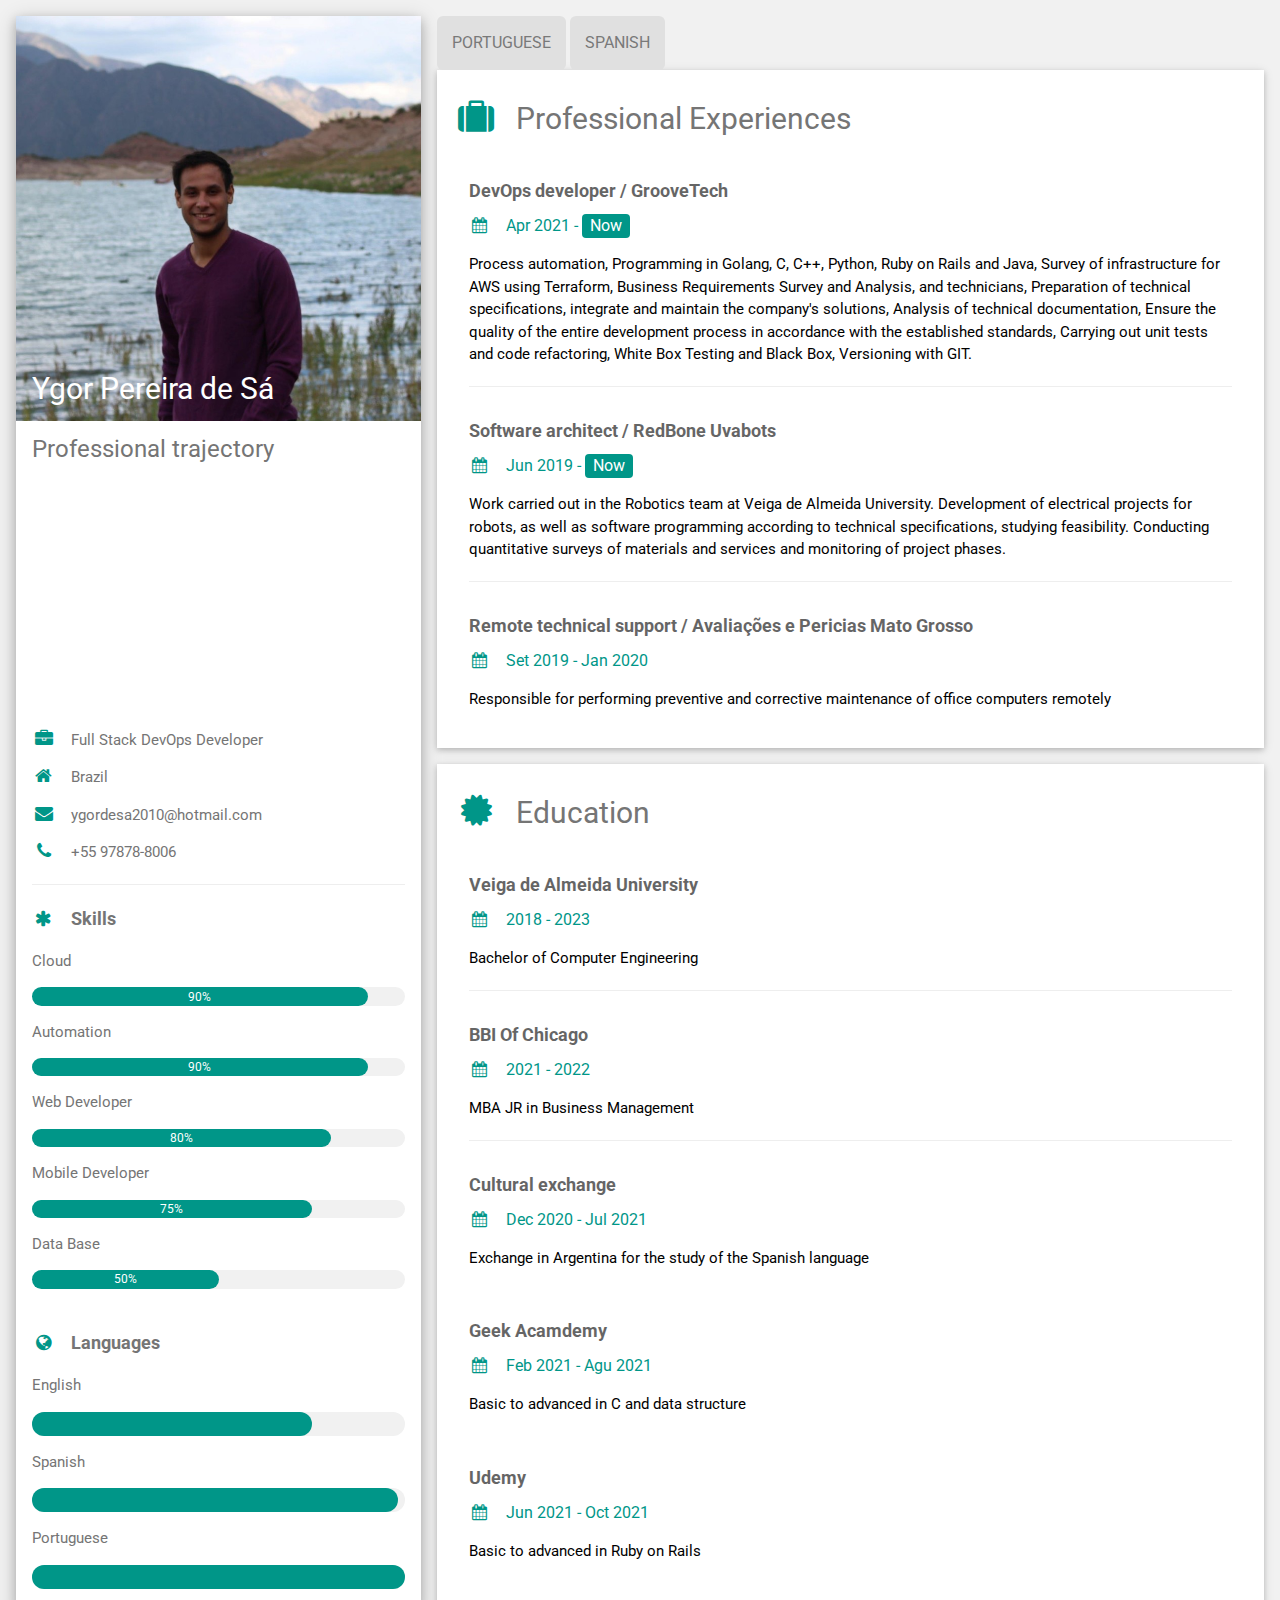
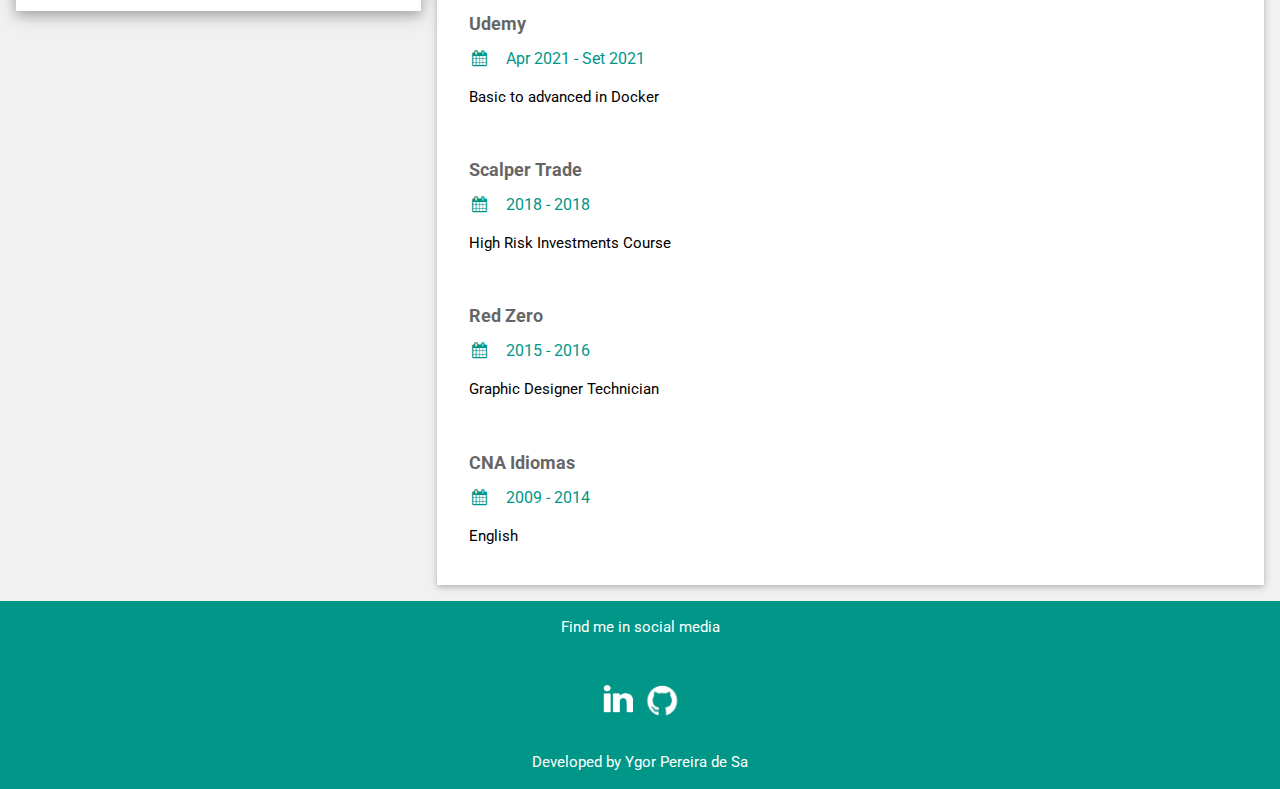
<file: english.html>
<!DOCTYPE html>
<html>
<title>Ygor EN-US </title>
<meta charset="UTF-8">
<meta name="viewport" content="width=device-width, initial-scale=1">
<link rel="stylesheet" href="https://www.w3schools.com/w3css/4/w3.css">
<link rel='stylesheet' href='https://fonts.googleapis.com/css?family=Roboto'>
<link rel="stylesheet" href="https://cdnjs.cloudflare.com/ajax/libs/font-awesome/4.7.0/css/font-awesome.min.css">
<style>
  html,
  body,
  h1,
  h2,
  h3,
  h4,
  h5,
  h6 {
    font-family: "Roboto", sans-serif
  }
</style>

<body class="w3-light-grey">

  <!-- Page Container -->
  <div class="w3-content w3-margin-top" style="max-width:1400px;">

    <!-- The Grid -->
    <div class="w3-row-padding">

      <!-- Left Column -->
      <div class="w3-third">

        <div class="w3-white w3-text-grey w3-card-4">
          <div class="w3-display-container">
            <img src="1613779739657.jfif" style="width:100%" alt="Avatar">
            <div class="w3-display-bottomleft w3-container w3-text-white">
              <h2>Ygor Pereira de Sá </h2>
            </div>
          </div>
          <div class="w3-container">
            <h3>Professional trajectory </h3>
            <iframe width="370" height="200" style="margin-top: 30px; margin-left: 1; margin-right: 1px;" src="" 
              title="YouTube video player" frameborder="0"
              allow="accelerometer; autoplay; clipboard-write; encrypted-media; gyroscope; picture-in-picture"
              allowfullscreen></iframe>
            <p><i class="fa fa-briefcase fa-fw w3-margin-right w3-large w3-text-teal"></i>Full Stack DevOps Developer</p>
            <p><i class="fa fa-home fa-fw w3-margin-right w3-large w3-text-teal"></i>Brazil</p>
            <p><i class="fa fa-envelope fa-fw w3-margin-right w3-large w3-text-teal"></i>ygordesa2010@hotmail.com</p>
            <p><i class="fa fa-phone fa-fw w3-margin-right w3-large w3-text-teal"></i>+55 97878-8006</p>
            <hr>

            <p class="w3-large"><b><i class="fa fa-asterisk fa-fw w3-margin-right w3-text-teal"></i>Skills</b></p>

            <p>Cloud</p>
            <div class="w3-light-grey w3-round-xlarge w3-small">
              <div class="w3-container w3-center w3-round-xlarge w3-teal" style="width:90%">90%</div>
            </div>
            <p>Automation</p>
            <div class="w3-light-grey w3-round-xlarge w3-small">
              <div class="w3-container w3-center w3-round-xlarge w3-teal" style="width:90%">90%</div>
            </div>
            <p>Web Developer</p>
            <div class="w3-light-grey w3-round-xlarge w3-small">
              <div class="w3-container w3-center w3-round-xlarge w3-teal" style="width:80%">
                <div class="w3-center w3-text-white">80%</div>
              </div>
            </div>
            <p>Mobile Developer</p>
            <div class="w3-light-grey w3-round-xlarge w3-small">
              <div class="w3-container w3-center w3-round-xlarge w3-teal" style="width:75%">75%</div>
            </div>
            <p>Data Base</p>
            <div class="w3-light-grey w3-round-xlarge w3-small">
              <div class="w3-container w3-center w3-round-xlarge w3-teal" style="width:50%">50%</div>
            </div>
            <br>

            <p class="w3-large w3-text-theme"><b><i
                  class="fa fa-globe fa-fw w3-margin-right w3-text-teal"></i>Languages</b></p>
            <p>English</p>
            <div class="w3-light-grey w3-round-xlarge">
              <div class="w3-round-xlarge w3-teal" style="height:24px;width:75%"></div>
            </div>
            <p>Spanish</p>
            <div class="w3-light-grey w3-round-xlarge">
              <div class="w3-round-xlarge w3-teal" style="height:24px;width:98%"></div>
            </div>
            <p>Portuguese</p>
            <div class="w3-light-grey w3-round-xlarge">
              <div class="w3-round-xlarge w3-teal" style="height:24px;width:100%"></div>
            </div>
            <br>
          </div>
        </div><br>

        <!-- End Left Column -->
      </div>

      <!-- Right Column -->
      <div class="w3-twothird">
        
        <a href="portugues.html"><button
            style="background: #e0e0e0; border-radius: 6px; padding: 15px; cursor: pointer; color: rgb(121, 121, 121); border: none; font-size: 16px;">PORTUGUESE</button></a>
        <a href="espanol.html"><button
            style="background: #e0e0e0; border-radius: 6px; padding: 15px; cursor: pointer; color: rgb(121, 121, 121); border: none; font-size: 16px;">SPANISH</button></a>
        <div class="w3-container w3-card w3-white w3-margin-bottom">
          <h2 class="w3-text-grey w3-padding-16"><i
              class="fa fa-suitcase fa-fw w3-margin-right w3-xxlarge w3-text-teal"></i>Professional Experiences</h2>
          <div class="w3-container">
            <h5 class="w3-opacity"><b> DevOps developer / GrooveTech</b></h5>
            <h6 class="w3-text-teal"><i class="fa fa-calendar fa-fw w3-margin-right"></i>Apr 2021 - <span
                class="w3-tag w3-teal w3-round">Now</span></h6>
            <p>Process automation, Programming in Golang, C, C++, Python, Ruby on Rails and Java, Survey of
              infrastructure for AWS using Terraform, Business Requirements Survey and Analysis, and
              technicians, Preparation of technical specifications, integrate and maintain the company's solutions,
              Analysis of technical documentation, Ensure the quality of the entire development process in accordance with
              the established standards, Carrying out unit tests and code refactoring, White Box Testing and
              Black Box, Versioning with GIT.</p>
            <hr>
          </div>
          
          <div class="w3-container">
            <h5 class="w3-opacity"><b>Software architect / RedBone Uvabots</b></h5>
            <h6 class="w3-text-teal"><i class="fa fa-calendar fa-fw w3-margin-right"></i>Jun 2019 - <span
              class="w3-tag w3-teal w3-round">Now</span></h6>
            <p>Work carried out in the Robotics team at Veiga de Almeida University. Development of electrical projects for robots, as well as software programming according to technical specifications, studying feasibility. Conducting quantitative surveys of materials and services and monitoring of project phases.</p>
            <hr>
          </div>

          <div class="w3-container">
            <h5 class="w3-opacity"><b>Remote technical support / Avaliações e Pericias Mato Grosso</b></h5>
            <h6 class="w3-text-teal"><i class="fa fa-calendar fa-fw w3-margin-right"></i>Set 2019 - Jan 2020</h6>
            <p>Responsible for performing preventive and corrective maintenance of office computers remotely </p><br>
          </div>
        </div>

        <div class="w3-container w3-card w3-white">
          <h2 class="w3-text-grey w3-padding-16"><i
              class="fa fa-certificate fa-fw w3-margin-right w3-xxlarge w3-text-teal"></i>Education</h2>

          <div class="w3-container">
            <h5 class="w3-opacity"><b>Veiga de Almeida University</b></h5>
            <h6 class="w3-text-teal"><i class="fa fa-calendar fa-fw w3-margin-right"></i>2018 - 2023</h6>
            <p>Bachelor of Computer Engineering</p>
            <hr>
          </div>

          <div class="w3-container">
            <h5 class="w3-opacity"><b>BBI Of Chicago</b></h5>
            <h6 class="w3-text-teal"><i class="fa fa-calendar fa-fw w3-margin-right"></i>2021 - 2022</h6>
            <p>MBA JR in Business Management</p>
            <hr>
          </div>

          <div class="w3-container">
            <h5 class="w3-opacity"><b>Cultural exchange</b></h5>
            <h6 class="w3-text-teal"><i class="fa fa-calendar fa-fw w3-margin-right"></i>Dec 2020 - Jul 2021 </h6>
            <p>Exchange in Argentina for the study of the Spanish language</p><br>
          </div>
          
          <div class="w3-container">
            <h5 class="w3-opacity"><b>Geek Acamdemy</b></h5>
            <h6 class="w3-text-teal"><i class="fa fa-calendar fa-fw w3-margin-right"></i>Feb 2021 - Agu 2021 </h6>
            <p>Basic to advanced in C and data structure</p><br>
          </div>

          <div class="w3-container">
            <h5 class="w3-opacity"><b>Udemy</b></h5>
            <h6 class="w3-text-teal"><i class="fa fa-calendar fa-fw w3-margin-right"></i>Jun 2021 - Oct 2021 </h6>
            <p>Basic to advanced in Ruby on Rails</p><br>
          </div>

          <div class="w3-container">
            <h5 class="w3-opacity"><b>Udemy</b></h5>
            <h6 class="w3-text-teal"><i class="fa fa-calendar fa-fw w3-margin-right"></i>Apr 2021 - Set 2021 </h6>
            <p>Basic to advanced in Docker</p><br>
          </div>

          <div class="w3-container">
            <h5 class="w3-opacity"><b>Scalper Trade</b></h5>
            <h6 class="w3-text-teal"><i class="fa fa-calendar fa-fw w3-margin-right"></i>2018 - 2018</h6>
            <p>High Risk Investments Course</p><br>
          </div>
          
          <div class="w3-container">
            <h5 class="w3-opacity"><b>Red Zero</b></h5>
            <h6 class="w3-text-teal"><i class="fa fa-calendar fa-fw w3-margin-right"></i>2015 - 2016</h6>
            <p>Graphic Designer Technician</p><br>
          </div>

          <div class="w3-container">
            <h5 class="w3-opacity"><b>CNA Idiomas</b></h5>
            <h6 class="w3-text-teal"><i class="fa fa-calendar fa-fw w3-margin-right"></i>2009 - 2014</h6>
            <p>English</p><br>
          </div>
     
       
       
        

        <!-- End Right Column -->
      </div>

      <!-- End Grid -->
    </div>

    <!-- End Page Container -->
  </div>

  <footer class="w3-container w3-teal w3-center w3-margin-top">
    <p>Find me in social media</p>

    
    
    <div class= "linkedin">
      <a href="https://www.linkedin.com/in/ygorpsa/"> 
          <img src="assets/linkedin.png" width="30" height="30" style="margin-top: 30px; margin-left: 400; margin-right: 45px;" /></a>    
  </div> 
  <div class= "github">
    <a href="https://github.com/ygorxds"> 
        <img src="assets/github.png" width="40" height="33" style="margin-top: -50px; margin-left: 1px ; margin-right: -45px;" /></a>    
</div>   

    
    <p>Developed by Ygor Pereira de Sa</p>
  </footer>

</body>

</html>
</file>
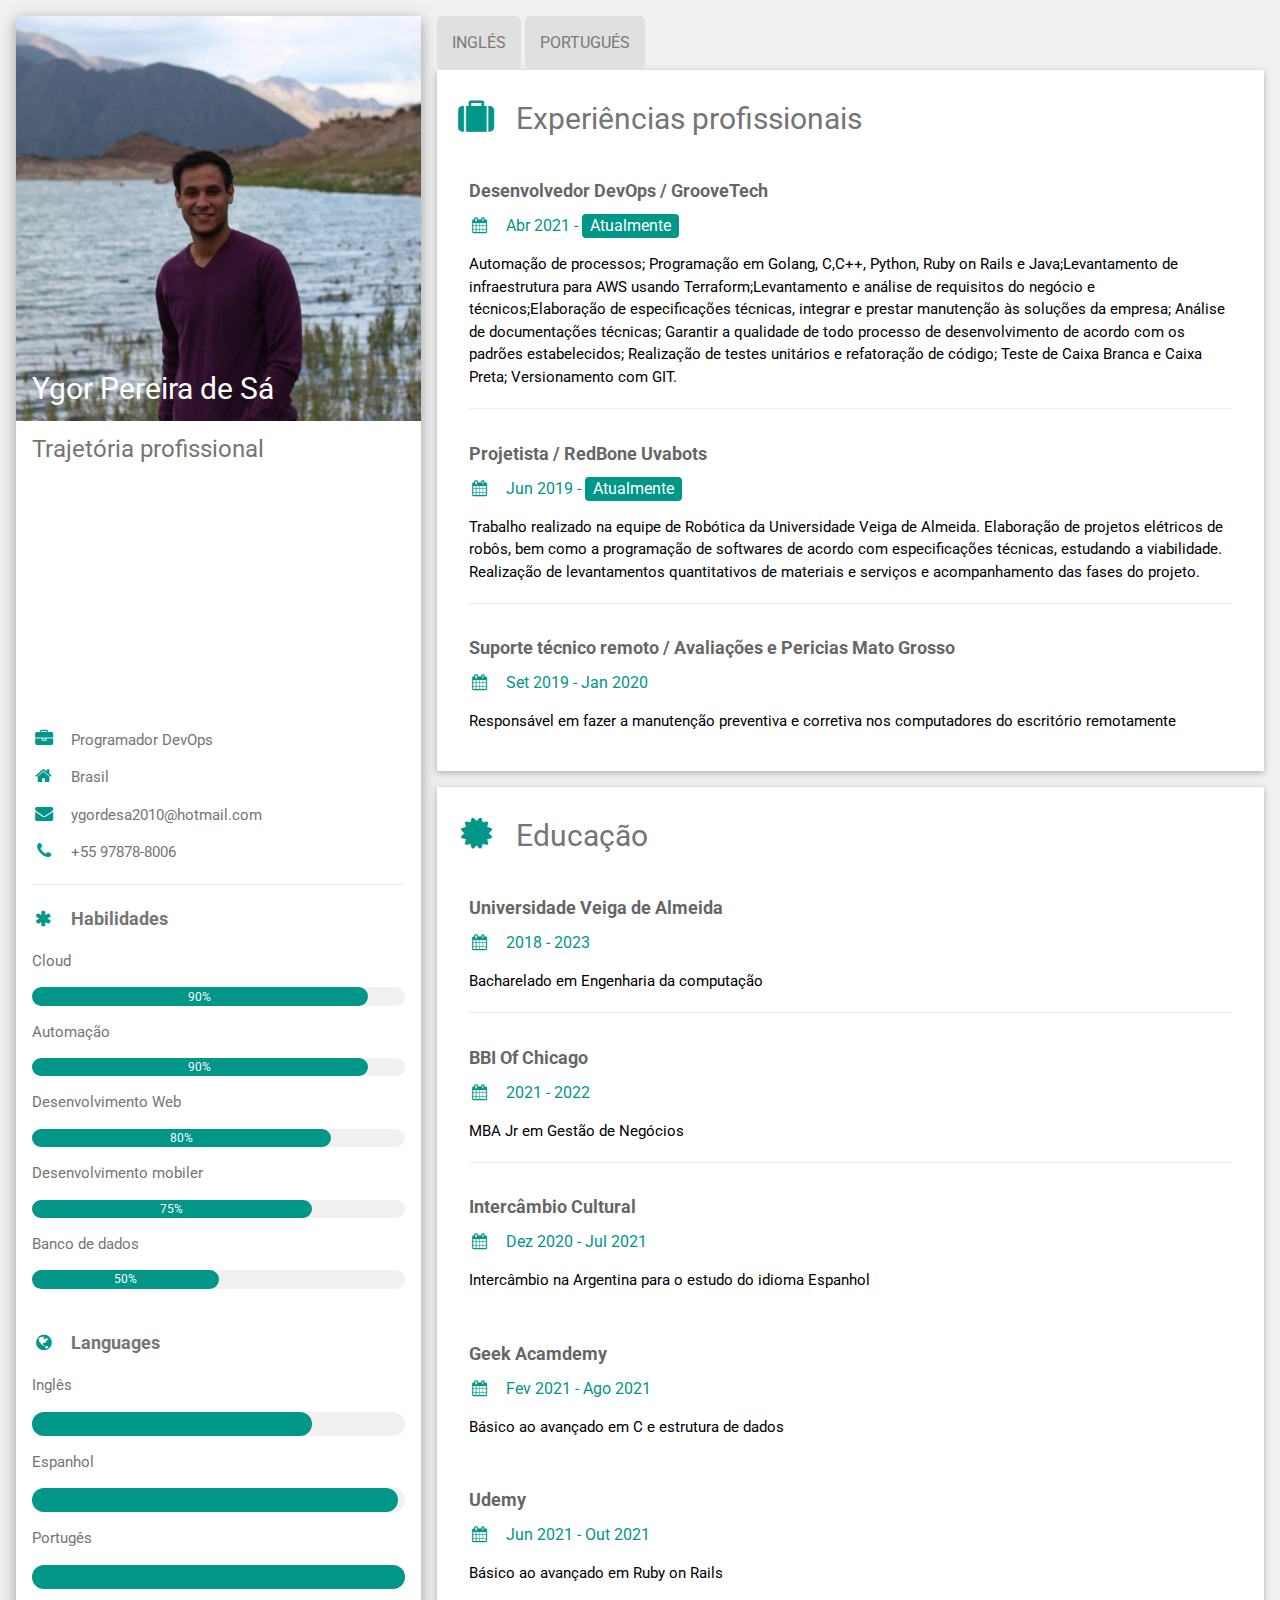
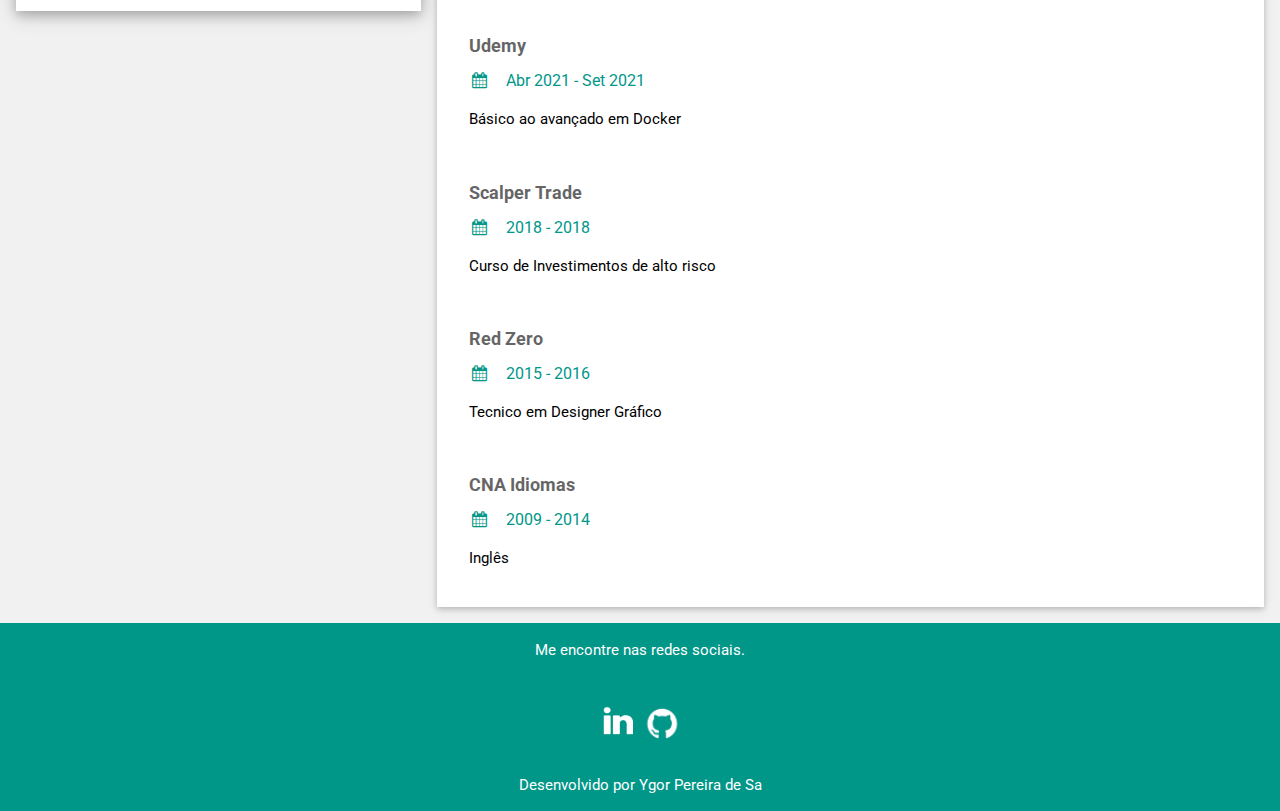
<file: espanol.html>
<!DOCTYPE html>
<html>
<title>Ygor ES-AR</title>
<meta charset="UTF-8">
<meta name="viewport" content="width=device-width, initial-scale=1">
<link rel="stylesheet" href="https://www.w3schools.com/w3css/4/w3.css">
<link rel='stylesheet' href='https://fonts.googleapis.com/css?family=Roboto'>
<link rel="stylesheet" href="https://cdnjs.cloudflare.com/ajax/libs/font-awesome/4.7.0/css/font-awesome.min.css">
<style>
  html,
  body,
  h1,
  h2,
  h3,
  h4,
  h5,
  h6 {
    font-family: "Roboto", sans-serif
  }
</style>

<body class="w3-light-grey">

  <!-- Page Container -->
  <div class="w3-content w3-margin-top" style="max-width:1400px;">

    <!-- The Grid -->
    <div class="w3-row-padding">

      <!-- Left Column -->
      <div class="w3-third">

        <div class="w3-white w3-text-grey w3-card-4">
          <div class="w3-display-container">
            <img src="1613779739657.jfif" style="width:100%" alt="Avatar">
            <div class="w3-display-bottomleft w3-container w3-text-white">
              <h2>Ygor Pereira de Sá </h2>
            </div>
          </div>
          <div class="w3-container">
            <h3>Trajetória profissional </h3>
            <iframe width="370" height="200" style="margin-top: 30px; margin-left: 1; margin-right: 1px;" src="" 
              title="YouTube video player" frameborder="0"
              allow="accelerometer; autoplay; clipboard-write; encrypted-media; gyroscope; picture-in-picture"
              allowfullscreen></iframe>
            <p><i class="fa fa-briefcase fa-fw w3-margin-right w3-large w3-text-teal"></i>Programador DevOps</p>
            <p><i class="fa fa-home fa-fw w3-margin-right w3-large w3-text-teal"></i>Brasil</p>
            <p><i class="fa fa-envelope fa-fw w3-margin-right w3-large w3-text-teal"></i>ygordesa2010@hotmail.com</p>
            <p><i class="fa fa-phone fa-fw w3-margin-right w3-large w3-text-teal"></i>+55 97878-8006</p>
            <hr>

            <p class="w3-large"><b><i class="fa fa-asterisk fa-fw w3-margin-right w3-text-teal"></i>Habilidades</b></p>

            <p>Cloud</p>
            <div class="w3-light-grey w3-round-xlarge w3-small">
              <div class="w3-container w3-center w3-round-xlarge w3-teal" style="width:90%">90%</div>
            </div>
            <p>Automação</p>
            <div class="w3-light-grey w3-round-xlarge w3-small">
              <div class="w3-container w3-center w3-round-xlarge w3-teal" style="width:90%">90%</div>
            </div>
            <p>Desenvolvimento Web</p>
            <div class="w3-light-grey w3-round-xlarge w3-small">
              <div class="w3-container w3-center w3-round-xlarge w3-teal" style="width:80%">
                <div class="w3-center w3-text-white">80%</div>
              </div>
            </div>
            <p>Desenvolvimento mobiler</p>
            <div class="w3-light-grey w3-round-xlarge w3-small">
              <div class="w3-container w3-center w3-round-xlarge w3-teal" style="width:75%">75%</div>
            </div>
            <p>Banco de dados</p>
            <div class="w3-light-grey w3-round-xlarge w3-small">
              <div class="w3-container w3-center w3-round-xlarge w3-teal" style="width:50%">50%</div>
            </div>
            <br>

            <p class="w3-large w3-text-theme"><b><i
                  class="fa fa-globe fa-fw w3-margin-right w3-text-teal"></i>Languages</b></p>
            <p>Inglês</p>
            <div class="w3-light-grey w3-round-xlarge">
              <div class="w3-round-xlarge w3-teal" style="height:24px;width:75%"></div>
            </div>
            <p>Espanhol</p>
            <div class="w3-light-grey w3-round-xlarge">
              <div class="w3-round-xlarge w3-teal" style="height:24px;width:98%"></div>
            </div>
            <p>Portugês</p>
            <div class="w3-light-grey w3-round-xlarge">
              <div class="w3-round-xlarge w3-teal" style="height:24px;width:100%"></div>
            </div>
            <br>
          </div>
        </div><br>

        <!-- End Left Column -->
      </div>

      <!-- Right Column -->
      <div class="w3-twothird">
        <a href="english.html"><button
            style="background: #e0e0e0; border-radius: 6px; padding: 15px; cursor: pointer; color: rgb(121, 121, 121); border: none; font-size: 16px;">INGLÉS</button></a>
        <a href="portugues.html"><button
            style="background: #e0e0e0; border-radius: 6px; padding: 15px; cursor: pointer; color: rgb(121, 121, 121); border: none; font-size: 16px;">PORTUGUÉS</button></a>
        <div class="w3-container w3-card w3-white w3-margin-bottom">
          <h2 class="w3-text-grey w3-padding-16"><i
              class="fa fa-suitcase fa-fw w3-margin-right w3-xxlarge w3-text-teal"></i>Experiências profissionais</h2>
          <div class="w3-container">
            <h5 class="w3-opacity"><b>Desenvolvedor DevOps / GrooveTech</b></h5>
            <h6 class="w3-text-teal"><i class="fa fa-calendar fa-fw w3-margin-right"></i>Abr 2021 - <span
                class="w3-tag w3-teal w3-round">Atualmente</span></h6>
            <p> Automação de processos; Programação em Golang, C,C++, Python, Ruby on Rails e Java;Levantamento de
              infraestrutura para AWS usando Terraform;Levantamento e análise de requisitos do negócio e
              técnicos;Elaboração de especificações técnicas, integrar e prestar manutenção às soluções da empresa;
              Análise de documentações técnicas; Garantir a qualidade de todo processo de desenvolvimento de acordo com
              os padrões estabelecidos; Realização de testes unitários e refatoração de código; Teste de Caixa Branca e
              Caixa Preta; Versionamento com GIT.</p>
            <hr>
          </div>
          <div class="w3-container">
            <h5 class="w3-opacity"><b>Projetista / RedBone Uvabots</b></h5>
            <h6 class="w3-text-teal"><i class="fa fa-calendar fa-fw w3-margin-right"></i>Jun 2019 - <span
              class="w3-tag w3-teal w3-round">Atualmente</span></h6>
            <p>Trabalho realizado na equipe de Robótica da Universidade Veiga de Almeida. Elaboração de projetos elétricos de robôs, bem como a programação de softwares de acordo com especificações técnicas, estudando a viabilidade. Realização de levantamentos quantitativos de materiais e serviços e acompanhamento das fases do projeto.</p>
            <hr>
          </div>
          <div class="w3-container">
            <h5 class="w3-opacity"><b>Suporte técnico remoto / Avaliações e Pericias Mato Grosso</b></h5>
            <h6 class="w3-text-teal"><i class="fa fa-calendar fa-fw w3-margin-right"></i>Set 2019 - Jan 2020</h6>
            <p>Responsável em fazer a manutenção preventiva e corretiva nos
              computadores do escritório remotamente </p><br>
          </div>
        </div>

        <div class="w3-container w3-card w3-white">
          <h2 class="w3-text-grey w3-padding-16"><i
              class="fa fa-certificate fa-fw w3-margin-right w3-xxlarge w3-text-teal"></i>Educação</h2>
          <div class="w3-container">
            <h5 class="w3-opacity"><b>Universidade Veiga de Almeida</b></h5>
            <h6 class="w3-text-teal"><i class="fa fa-calendar fa-fw w3-margin-right"></i>2018 - 2023</h6>
            <p>Bacharelado em Engenharia da computação</p>
            <hr>
          </div>
          <div class="w3-container">
            <h5 class="w3-opacity"><b>BBI Of Chicago</b></h5>
            <h6 class="w3-text-teal"><i class="fa fa-calendar fa-fw w3-margin-right"></i>2021 - 2022</h6>
            <p>MBA Jr em Gestão de Negócios</p>
            <hr>
          </div>
          <div class="w3-container">
            <h5 class="w3-opacity"><b>Intercâmbio Cultural</b></h5>
            <h6 class="w3-text-teal"><i class="fa fa-calendar fa-fw w3-margin-right"></i>Dez 2020 - Jul 2021 </h6>
            <p>Intercâmbio na Argentina para o estudo do idioma Espanhol</p><br>
          </div>
          <div class="w3-container">
            <h5 class="w3-opacity"><b>Geek Acamdemy</b></h5>
            <h6 class="w3-text-teal"><i class="fa fa-calendar fa-fw w3-margin-right"></i>Fev 2021 - Ago 2021 </h6>
            <p>Básico ao avançado em C e estrutura de dados</p><br>
          </div>
          <div class="w3-container">
            <h5 class="w3-opacity"><b>Udemy</b></h5>
            <h6 class="w3-text-teal"><i class="fa fa-calendar fa-fw w3-margin-right"></i>Jun 2021 - Out 2021 </h6>
            <p>Básico ao avançado em Ruby on Rails</p><br>
          </div>

          <div class="w3-container">
            <h5 class="w3-opacity"><b>Udemy</b></h5>
            <h6 class="w3-text-teal"><i class="fa fa-calendar fa-fw w3-margin-right"></i>Abr 2021 - Set 2021 </h6>
            <p>Básico ao avançado em Docker </p><br>
          </div>

          <div class="w3-container">
            <h5 class="w3-opacity"><b>Scalper Trade</b></h5>
            <h6 class="w3-text-teal"><i class="fa fa-calendar fa-fw w3-margin-right"></i>2018 - 2018</h6>
            <p>Curso de Investimentos de alto risco</p><br>
          </div>
          
          <div class="w3-container">
            <h5 class="w3-opacity"><b>Red Zero</b></h5>
            <h6 class="w3-text-teal"><i class="fa fa-calendar fa-fw w3-margin-right"></i>2015 - 2016</h6>
            <p>Tecnico em Designer Gráfico</p><br>
          </div>

          <div class="w3-container">
            <h5 class="w3-opacity"><b>CNA Idiomas</b></h5>
            <h6 class="w3-text-teal"><i class="fa fa-calendar fa-fw w3-margin-right"></i>2009 - 2014</h6>
            <p>Inglês</p><br>
          </div>
     
       
       
        

        <!-- End Right Column -->
      </div>

      <!-- End Grid -->
    </div>

    <!-- End Page Container -->
  </div>

  <footer class="w3-container w3-teal w3-center w3-margin-top">
    <p>Me encontre nas redes sociais.</p>

    
    
    <div class= "linkedin">
      <a href="https://www.linkedin.com/in/ygorpsa/"> 
          <img src="assets/linkedin.png" width="30" height="30" style="margin-top: 30px; margin-left: 400; margin-right: 45px;" /></a>    
  </div> 
  <div class= "github">
    <a href="https://github.com/ygorxds"> 
        <img src="assets/github.png" width="40" height="33" style="margin-top: -50px; margin-left: 1px ; margin-right: -45px;" /></a>    
</div>   

    
    <p>Desenvolvido por Ygor Pereira de Sa</p>
  </footer>

</body>

</html>
</file>
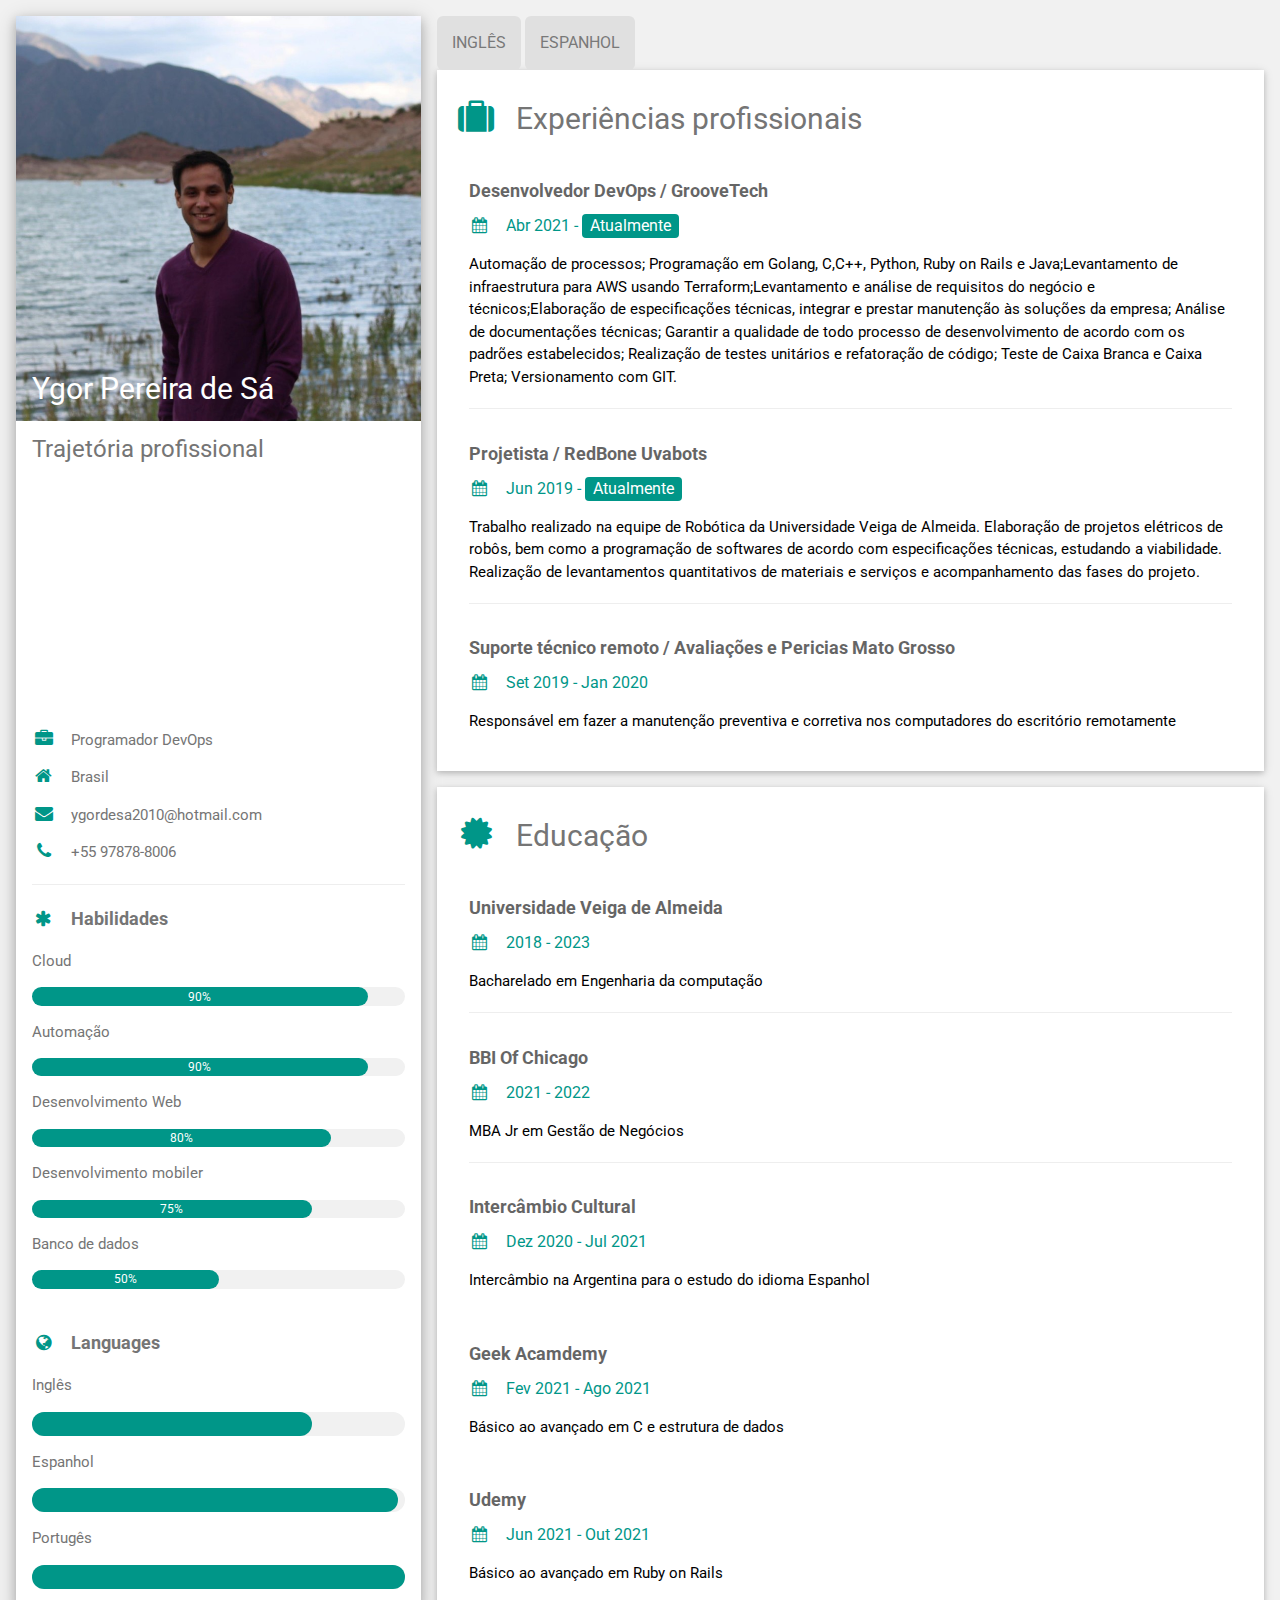
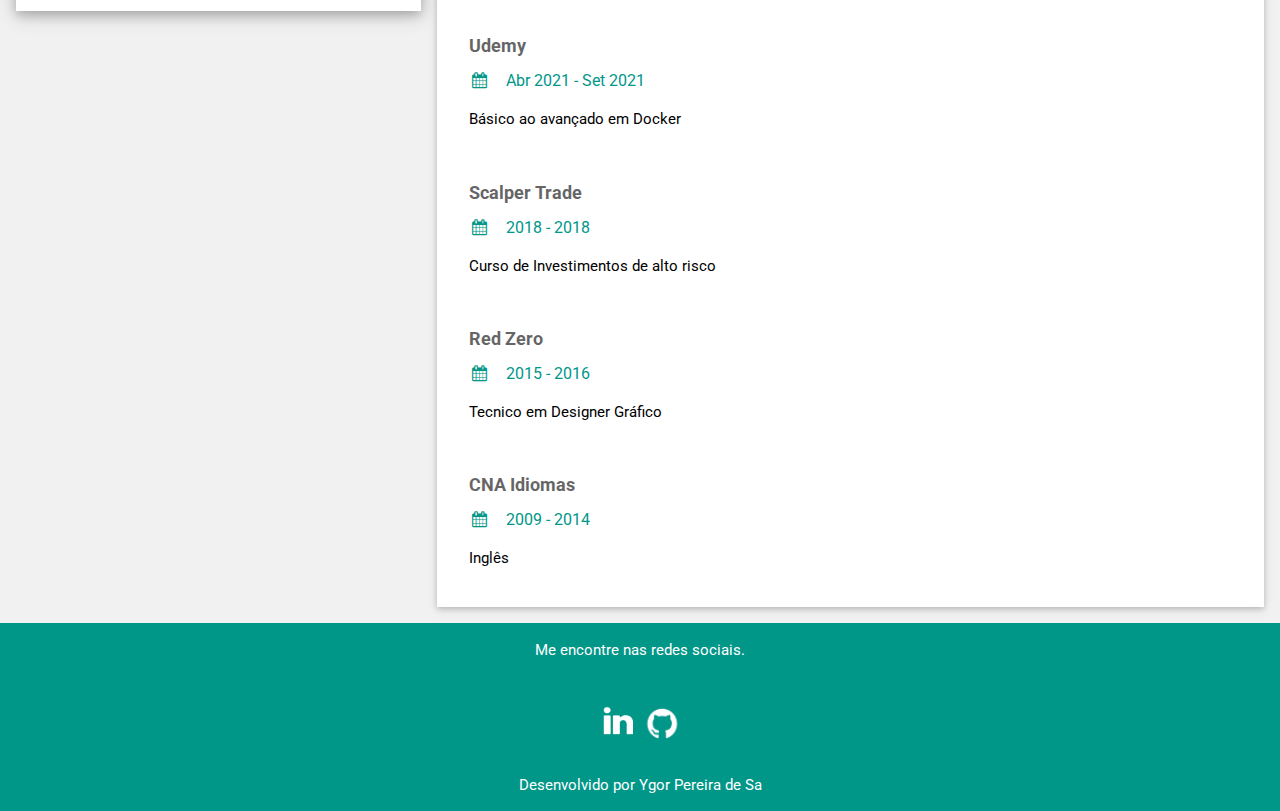
<file: portugues.html>
<!DOCTYPE html>
<html>
<title>Ygor PT-BR</title>
<meta charset="UTF-8">
<meta name="viewport" content="width=device-width, initial-scale=1">
<link rel="stylesheet" href="https://www.w3schools.com/w3css/4/w3.css">
<link rel='stylesheet' href='https://fonts.googleapis.com/css?family=Roboto'>
<link rel="stylesheet" href="https://cdnjs.cloudflare.com/ajax/libs/font-awesome/4.7.0/css/font-awesome.min.css">
<style>
  html,
  body,
  h1,
  h2,
  h3,
  h4,
  h5,
  h6 {
    font-family: "Roboto", sans-serif
  }
</style>

<body class="w3-light-grey">

  <!-- Page Container -->
  <div class="w3-content w3-margin-top" style="max-width:1400px;">

    <!-- The Grid -->
    <div class="w3-row-padding">

      <!-- Left Column -->
      <div class="w3-third">

        <div class="w3-white w3-text-grey w3-card-4">
          <div class="w3-display-container">
            <img src="1613779739657.jfif" style="width:100%" alt="Avatar">
            <div class="w3-display-bottomleft w3-container w3-text-white">
              <h2>Ygor Pereira de Sá </h2>
            </div>
          </div>
          <div class="w3-container">
            <h3>Trajetória profissional </h3>
            <iframe width="370" height="200" style="margin-top: 30px; margin-left: 1; margin-right: 1px;" src="" 
              title="YouTube video player" frameborder="0"
              allow="accelerometer; autoplay; clipboard-write; encrypted-media; gyroscope; picture-in-picture"
              allowfullscreen></iframe>
            <p><i class="fa fa-briefcase fa-fw w3-margin-right w3-large w3-text-teal"></i>Programador DevOps</p>
            <p><i class="fa fa-home fa-fw w3-margin-right w3-large w3-text-teal"></i>Brasil</p>
            <p><i class="fa fa-envelope fa-fw w3-margin-right w3-large w3-text-teal"></i>ygordesa2010@hotmail.com</p>
            <p><i class="fa fa-phone fa-fw w3-margin-right w3-large w3-text-teal"></i>+55 97878-8006</p>
            <hr>

            <p class="w3-large"><b><i class="fa fa-asterisk fa-fw w3-margin-right w3-text-teal"></i>Habilidades</b></p>

            <p>Cloud</p>
            <div class="w3-light-grey w3-round-xlarge w3-small">
              <div class="w3-container w3-center w3-round-xlarge w3-teal" style="width:90%">90%</div>
            </div>
            <p>Automação</p>
            <div class="w3-light-grey w3-round-xlarge w3-small">
              <div class="w3-container w3-center w3-round-xlarge w3-teal" style="width:90%">90%</div>
            </div>
            <p>Desenvolvimento Web</p>
            <div class="w3-light-grey w3-round-xlarge w3-small">
              <div class="w3-container w3-center w3-round-xlarge w3-teal" style="width:80%">
                <div class="w3-center w3-text-white">80%</div>
              </div>
            </div>
            <p>Desenvolvimento mobiler</p>
            <div class="w3-light-grey w3-round-xlarge w3-small">
              <div class="w3-container w3-center w3-round-xlarge w3-teal" style="width:75%">75%</div>
            </div>
            <p>Banco de dados</p>
            <div class="w3-light-grey w3-round-xlarge w3-small">
              <div class="w3-container w3-center w3-round-xlarge w3-teal" style="width:50%">50%</div>
            </div>
            <br>

            <p class="w3-large w3-text-theme"><b><i
                  class="fa fa-globe fa-fw w3-margin-right w3-text-teal"></i>Languages</b></p>
            <p>Inglês</p>
            <div class="w3-light-grey w3-round-xlarge">
              <div class="w3-round-xlarge w3-teal" style="height:24px;width:75%"></div>
            </div>
            <p>Espanhol</p>
            <div class="w3-light-grey w3-round-xlarge">
              <div class="w3-round-xlarge w3-teal" style="height:24px;width:98%"></div>
            </div>
            <p>Portugês</p>
            <div class="w3-light-grey w3-round-xlarge">
              <div class="w3-round-xlarge w3-teal" style="height:24px;width:100%"></div>
            </div>
            <br>
          </div>
        </div><br>

        <!-- End Left Column -->
      </div>

      <!-- Right Column -->
      <div class="w3-twothird">
        <a href="english.html"><button
            style="background: #e0e0e0; border-radius: 6px; padding: 15px; cursor: pointer; color: rgb(121, 121, 121); border: none; font-size: 16px;">INGLÊS</button></a>
        <a href="espanol.html"><button
            style="background: #e0e0e0; border-radius: 6px; padding: 15px; cursor: pointer; color: rgb(121, 121, 121); border: none; font-size: 16px;">ESPANHOL</button></a>
        <div class="w3-container w3-card w3-white w3-margin-bottom">
          <h2 class="w3-text-grey w3-padding-16"><i
              class="fa fa-suitcase fa-fw w3-margin-right w3-xxlarge w3-text-teal"></i>Experiências profissionais</h2>
          <div class="w3-container">
            <h5 class="w3-opacity"><b>Desenvolvedor DevOps / GrooveTech</b></h5>
            <h6 class="w3-text-teal"><i class="fa fa-calendar fa-fw w3-margin-right"></i>Abr 2021 - <span
                class="w3-tag w3-teal w3-round">Atualmente</span></h6>
            <p> Automação de processos; Programação em Golang, C,C++, Python, Ruby on Rails e Java;Levantamento de
              infraestrutura para AWS usando Terraform;Levantamento e análise de requisitos do negócio e
              técnicos;Elaboração de especificações técnicas, integrar e prestar manutenção às soluções da empresa;
              Análise de documentações técnicas; Garantir a qualidade de todo processo de desenvolvimento de acordo com
              os padrões estabelecidos; Realização de testes unitários e refatoração de código; Teste de Caixa Branca e
              Caixa Preta; Versionamento com GIT.</p>
            <hr>
          </div>
          <div class="w3-container">
            <h5 class="w3-opacity"><b>Projetista / RedBone Uvabots</b></h5>
            <h6 class="w3-text-teal"><i class="fa fa-calendar fa-fw w3-margin-right"></i>Jun 2019 - <span
              class="w3-tag w3-teal w3-round">Atualmente</span></h6>
            <p>Trabalho realizado na equipe de Robótica da Universidade Veiga de Almeida. Elaboração de projetos elétricos de robôs, bem como a programação de softwares de acordo com especificações técnicas, estudando a viabilidade. Realização de levantamentos quantitativos de materiais e serviços e acompanhamento das fases do projeto.</p>
            <hr>
          </div>
          <div class="w3-container">
            <h5 class="w3-opacity"><b>Suporte técnico remoto / Avaliações e Pericias Mato Grosso</b></h5>
            <h6 class="w3-text-teal"><i class="fa fa-calendar fa-fw w3-margin-right"></i>Set 2019 - Jan 2020</h6>
            <p>Responsável em fazer a manutenção preventiva e corretiva nos
              computadores do escritório remotamente </p><br>
          </div>
        </div>

        <div class="w3-container w3-card w3-white">
          <h2 class="w3-text-grey w3-padding-16"><i
              class="fa fa-certificate fa-fw w3-margin-right w3-xxlarge w3-text-teal"></i>Educação</h2>
          <div class="w3-container">
            <h5 class="w3-opacity"><b>Universidade Veiga de Almeida</b></h5>
            <h6 class="w3-text-teal"><i class="fa fa-calendar fa-fw w3-margin-right"></i>2018 - 2023</h6>
            <p>Bacharelado em Engenharia da computação</p>
            <hr>
          </div>
          <div class="w3-container">
            <h5 class="w3-opacity"><b>BBI Of Chicago</b></h5>
            <h6 class="w3-text-teal"><i class="fa fa-calendar fa-fw w3-margin-right"></i>2021 - 2022</h6>
            <p>MBA Jr em Gestão de Negócios</p>
            <hr>
          </div>
          <div class="w3-container">
            <h5 class="w3-opacity"><b>Intercâmbio Cultural</b></h5>
            <h6 class="w3-text-teal"><i class="fa fa-calendar fa-fw w3-margin-right"></i>Dez 2020 - Jul 2021 </h6>
            <p>Intercâmbio na Argentina para o estudo do idioma Espanhol</p><br>
          </div>
          <div class="w3-container">
            <h5 class="w3-opacity"><b>Geek Acamdemy</b></h5>
            <h6 class="w3-text-teal"><i class="fa fa-calendar fa-fw w3-margin-right"></i>Fev 2021 - Ago 2021 </h6>
            <p>Básico ao avançado em C e estrutura de dados</p><br>
          </div>
          <div class="w3-container">
            <h5 class="w3-opacity"><b>Udemy</b></h5>
            <h6 class="w3-text-teal"><i class="fa fa-calendar fa-fw w3-margin-right"></i>Jun 2021 - Out 2021 </h6>
            <p>Básico ao avançado em Ruby on Rails</p><br>
          </div>

          <div class="w3-container">
            <h5 class="w3-opacity"><b>Udemy</b></h5>
            <h6 class="w3-text-teal"><i class="fa fa-calendar fa-fw w3-margin-right"></i>Abr 2021 - Set 2021 </h6>
            <p>Básico ao avançado em Docker </p><br>
          </div>

          <div class="w3-container">
            <h5 class="w3-opacity"><b>Scalper Trade</b></h5>
            <h6 class="w3-text-teal"><i class="fa fa-calendar fa-fw w3-margin-right"></i>2018 - 2018</h6>
            <p>Curso de Investimentos de alto risco</p><br>
          </div>
          
          <div class="w3-container">
            <h5 class="w3-opacity"><b>Red Zero</b></h5>
            <h6 class="w3-text-teal"><i class="fa fa-calendar fa-fw w3-margin-right"></i>2015 - 2016</h6>
            <p>Tecnico em Designer Gráfico</p><br>
          </div>

          <div class="w3-container">
            <h5 class="w3-opacity"><b>CNA Idiomas</b></h5>
            <h6 class="w3-text-teal"><i class="fa fa-calendar fa-fw w3-margin-right"></i>2009 - 2014</h6>
            <p>Inglês</p><br>
          </div>
     
       
       
        

        <!-- End Right Column -->
      </div>

      <!-- End Grid -->
    </div>

    <!-- End Page Container -->
  </div>

  <footer class="w3-container w3-teal w3-center w3-margin-top">
    <p>Me encontre nas redes sociais.</p>

    
    
    <div class= "linkedin">
      <a href="https://www.linkedin.com/in/ygorpsa/"> 
          <img src="assets/linkedin.png" width="30" height="30" style="margin-top: 30px; margin-left: 400; margin-right: 45px;" /></a>    
  </div> 
  <div class= "github">
    <a href="https://github.com/ygorxds"> 
        <img src="assets/github.png" width="40" height="33" style="margin-top: -50px; margin-left: 1px ; margin-right: -45px;" /></a>    
</div>   

    
    <p>Desenvolvido por Ygor Pereira de Sa</p>
  </footer>

</body>

</html>
</file>
